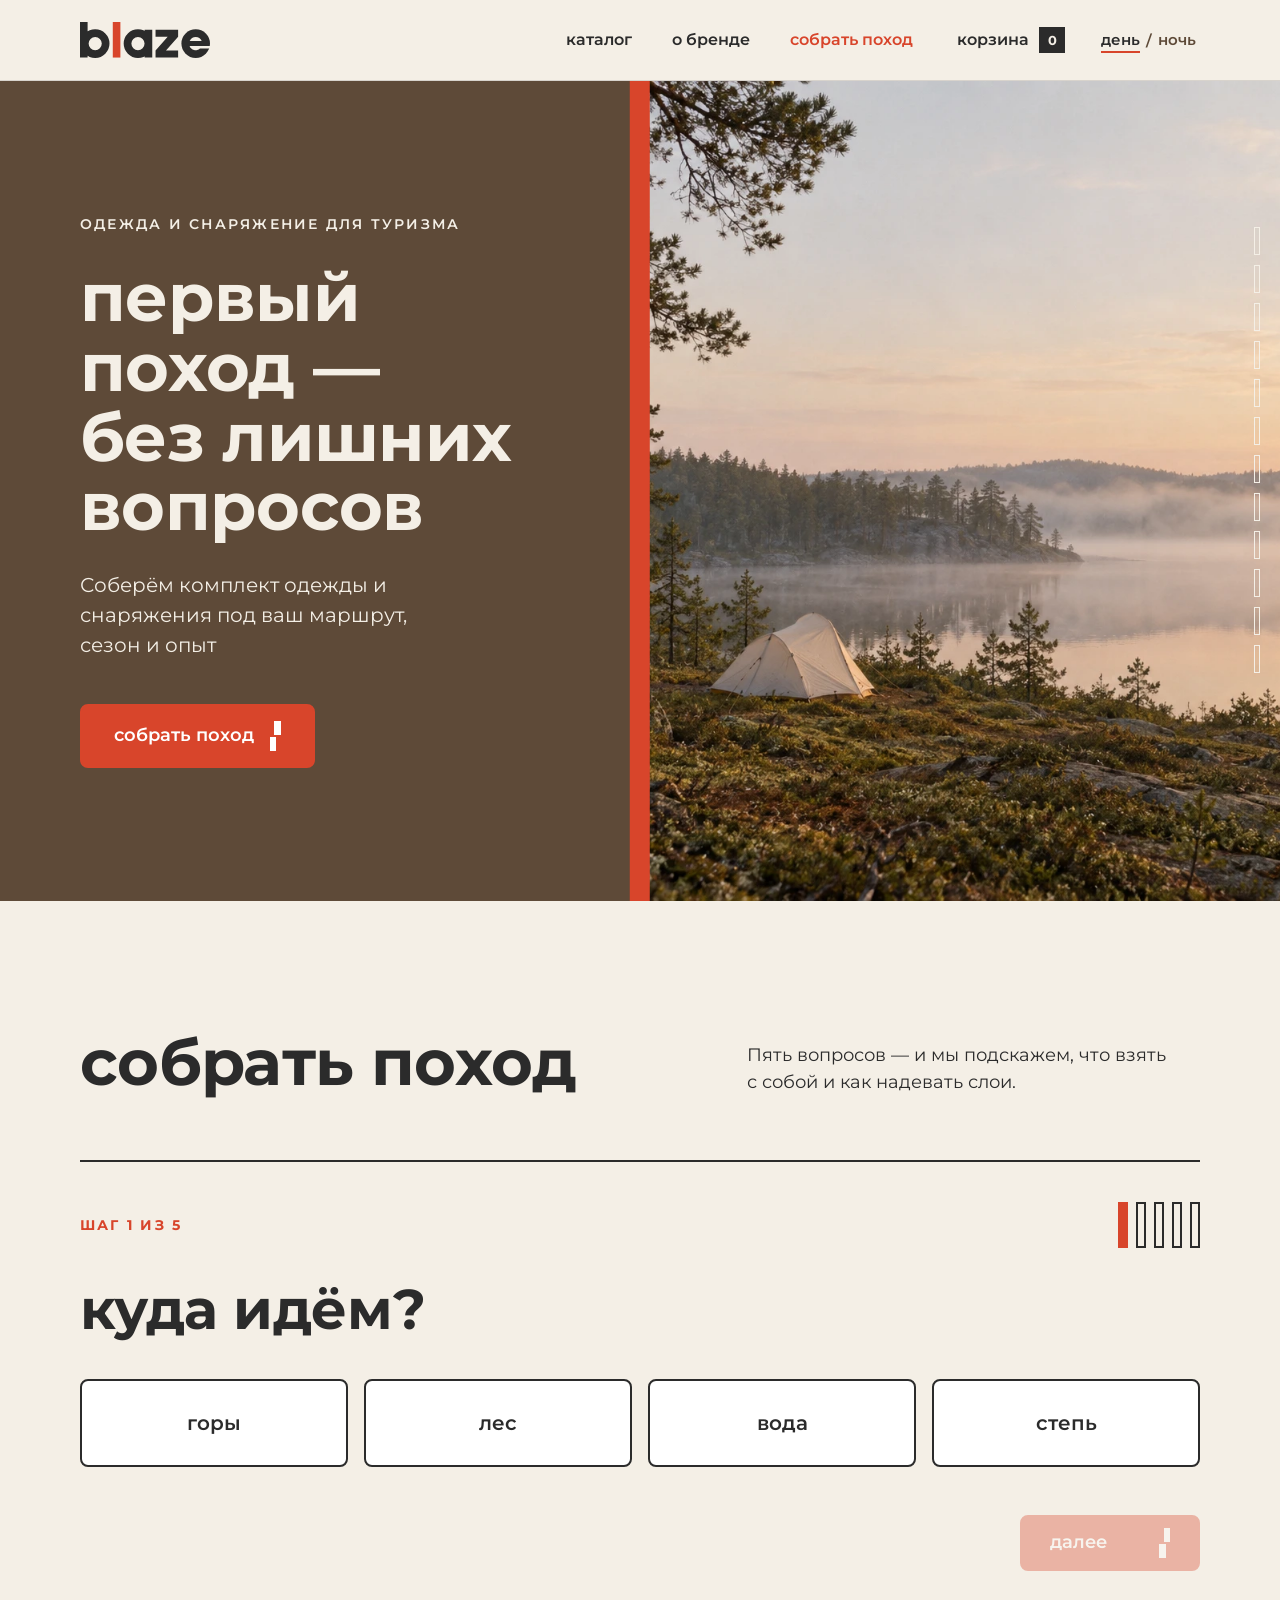
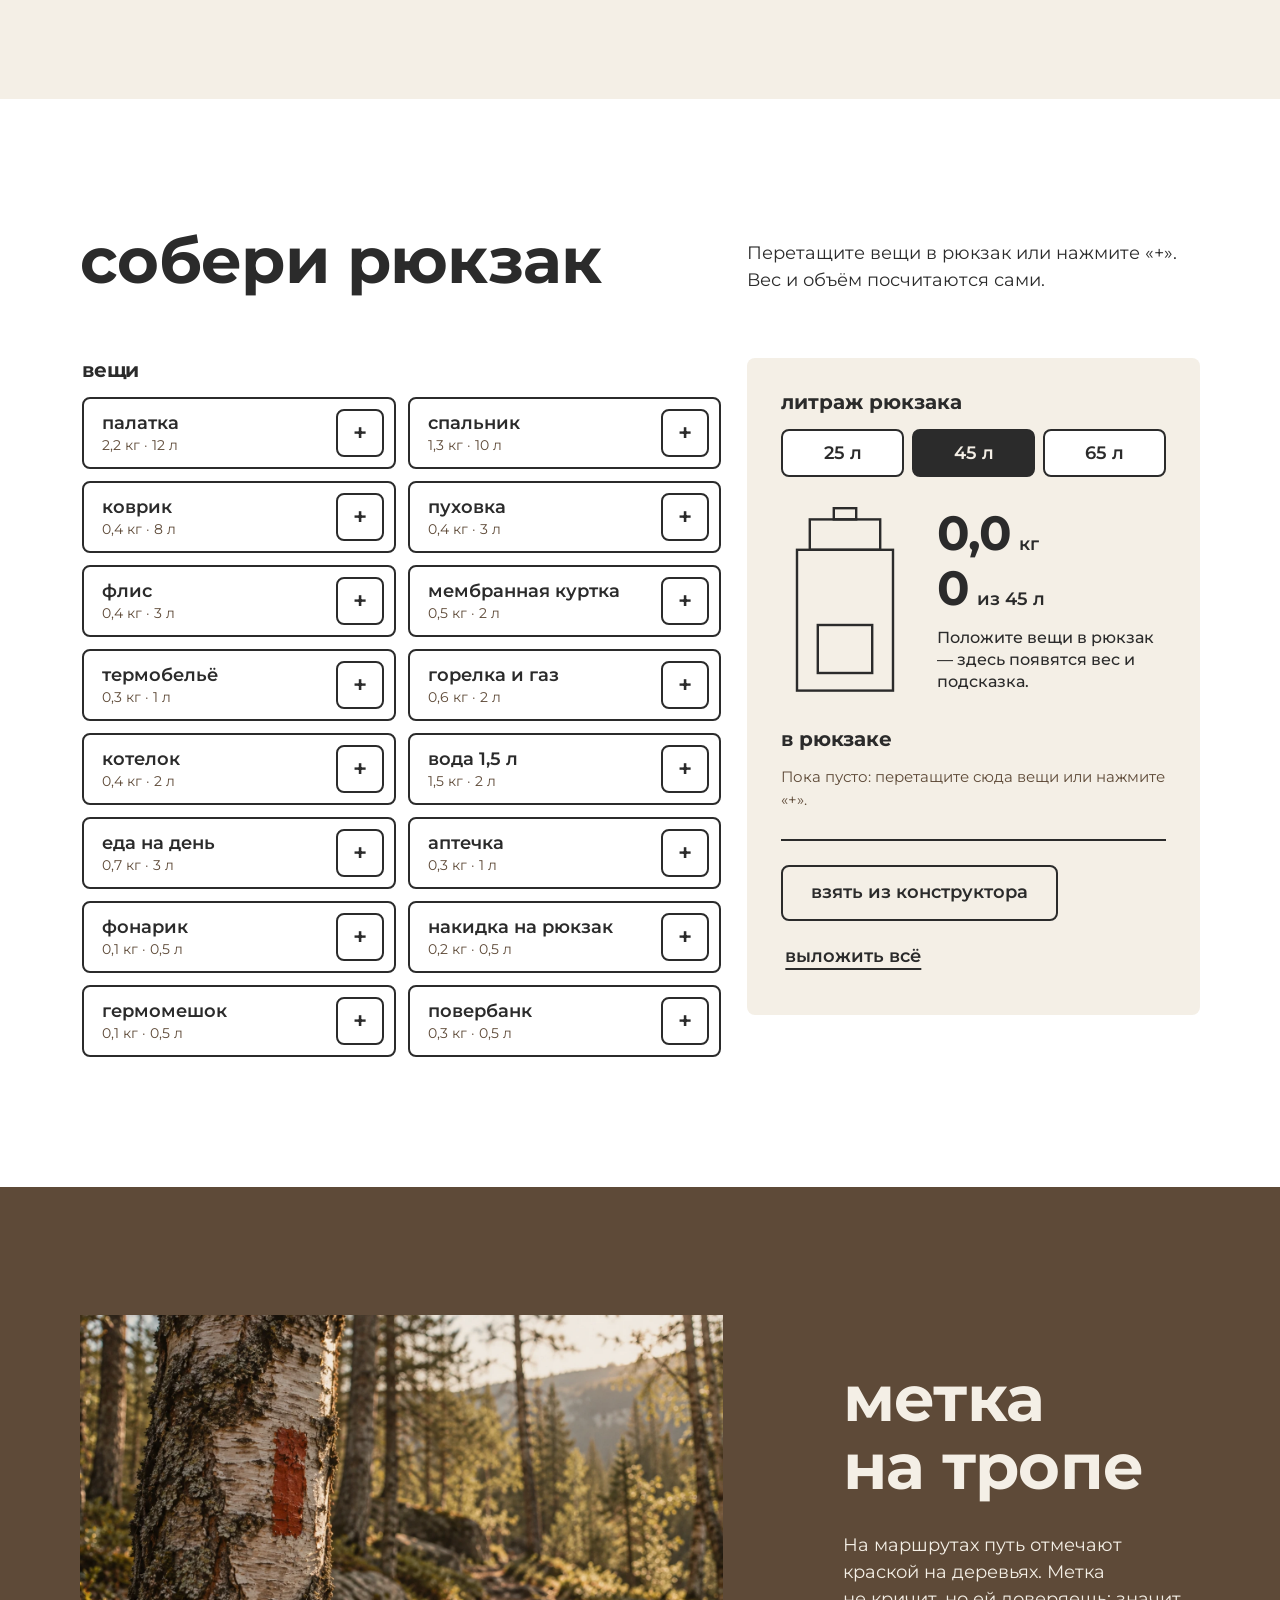
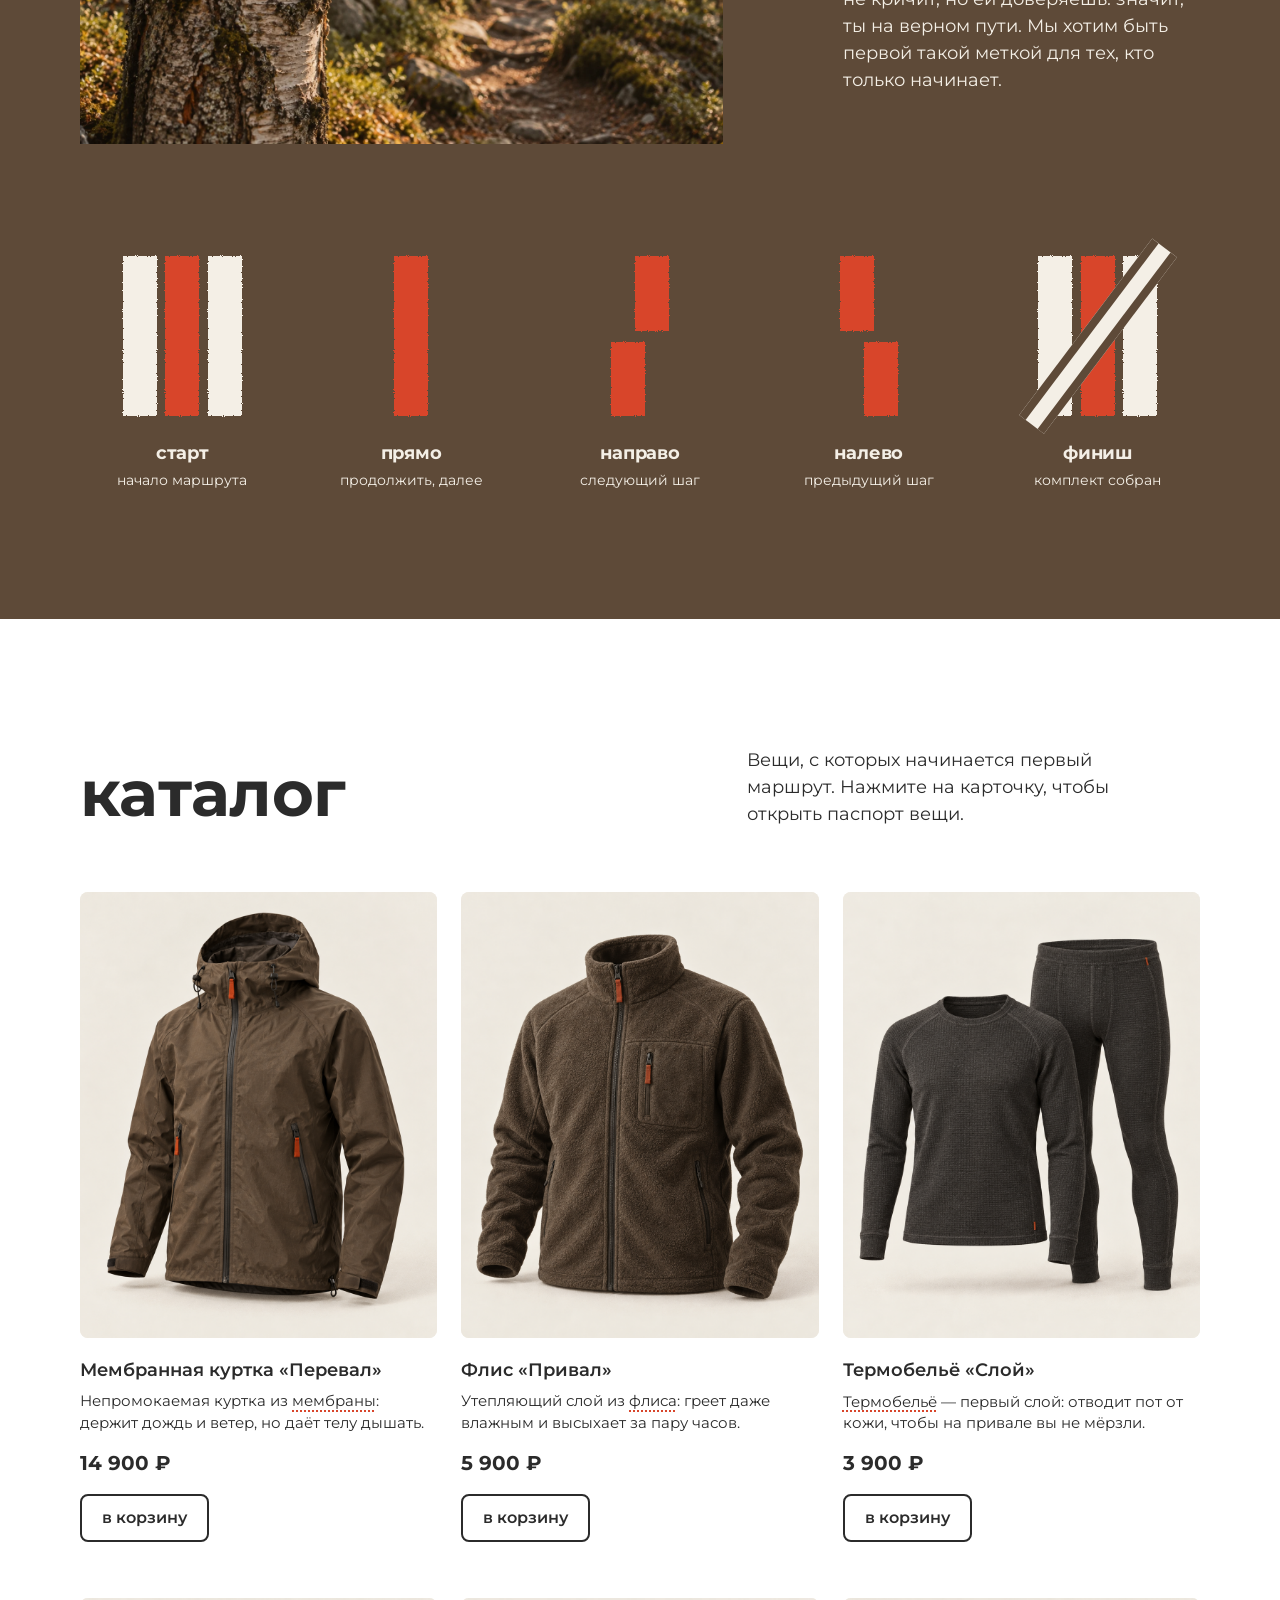
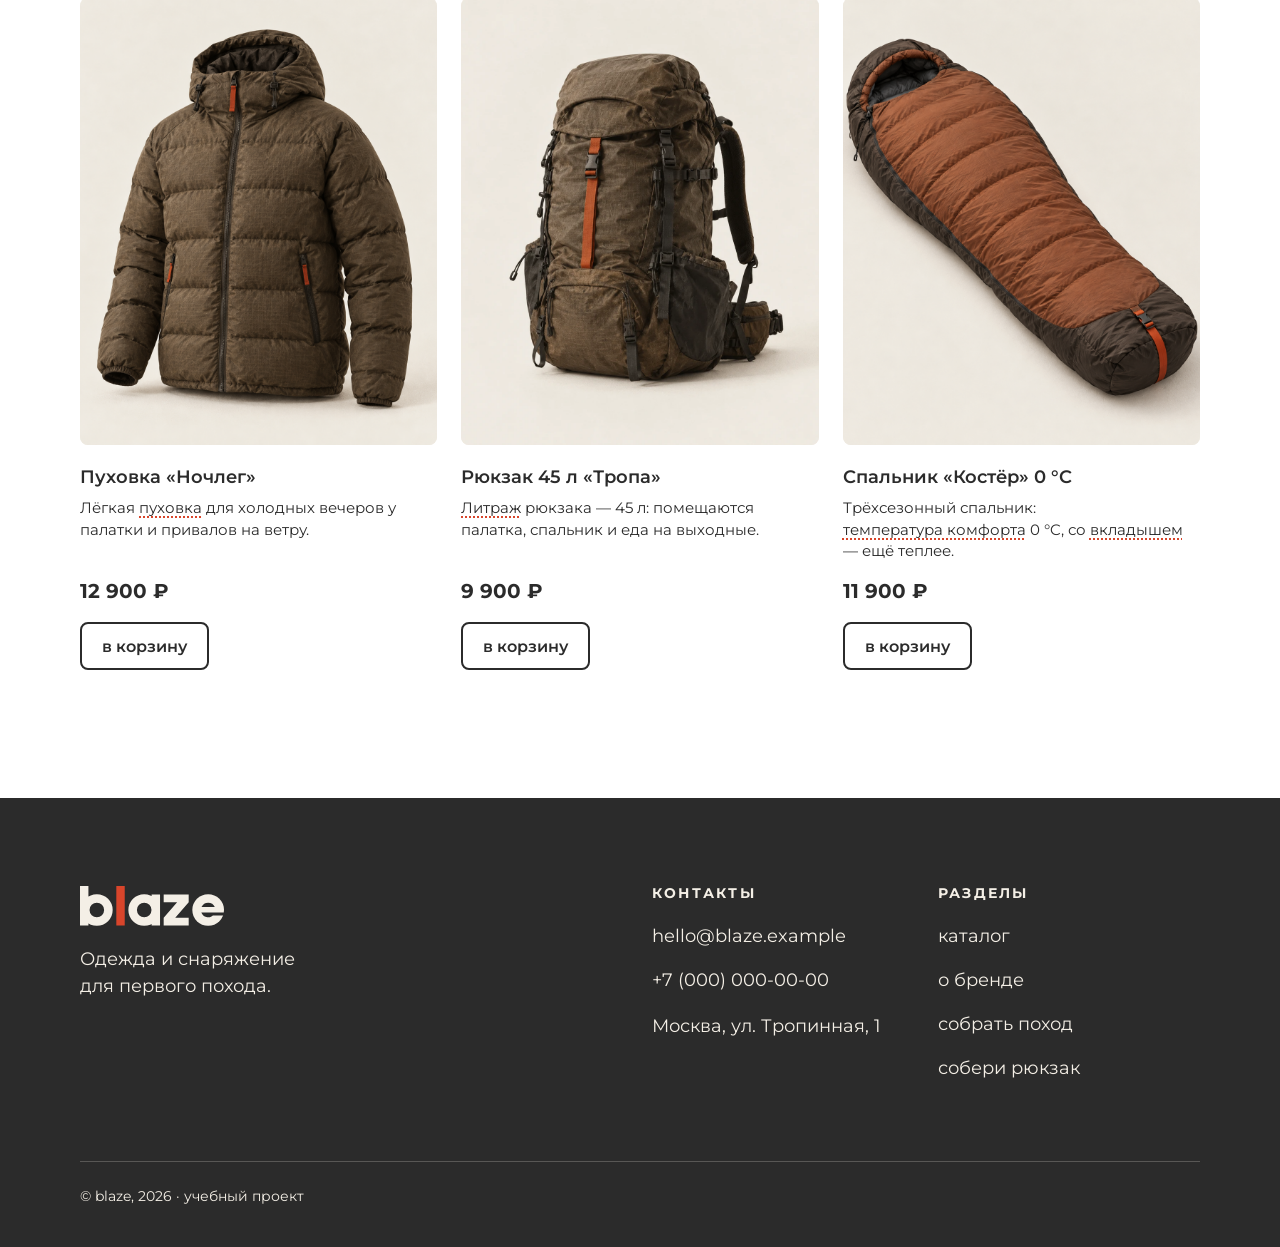
<file: Blaze site/index.html>
<!doctype html>
<html lang="ru">
<head>
  <meta charset="utf-8">
  <meta name="viewport" content="width=device-width, initial-scale=1">
  <title>blaze — одежда и снаряжение для первого похода</title>
  <meta name="description" content="blaze — бренд туристической одежды и снаряжения для тех, кто только начинает. Соберём комплект под ваш маршрут, сезон и опыт.">
  <link rel="icon" href="data:image/svg+xml,%3Csvg xmlns='http://www.w3.org/2000/svg' viewBox='0 0 32 32'%3E%3Crect width='32' height='32' fill='%235E4A38'/%3E%3Crect x='6' y='5' width='5' height='22' fill='%23F4EFE6'/%3E%3Crect x='13.5' y='5' width='5' height='22' fill='%23D8452B'/%3E%3Crect x='21' y='5' width='5' height='22' fill='%23F4EFE6'/%3E%3C/svg%3E">
  <script>
    /* режим «день / ночь» и анимация меток ставятся до отрисовки, чтобы ничего не мигало */
    (function () {
      var d = document.documentElement, m = null;
      try { m = localStorage.getItem('blaze-mode'); } catch (e) {}
      if (m !== 'night' && m !== 'day') { var h = new Date().getHours(); m = h >= 21 || h < 6 ? 'night' : 'day'; }
      d.setAttribute('data-mode', m);
      if ('IntersectionObserver' in window && !window.matchMedia('(prefers-reduced-motion: reduce)').matches) d.classList.add('paint-ready');
    })();
  </script>
  <link rel="preconnect" href="https://fonts.googleapis.com">
  <link rel="preconnect" href="https://fonts.gstatic.com" crossorigin>
  <link rel="stylesheet" href="https://fonts.googleapis.com/css2?family=Montserrat:wght@400;500;600;700&display=swap">
  <link rel="stylesheet" href="styles.css">
</head>
<body id="top" data-page="home">
  <a class="skip-link" href="#main">к содержимому</a>

  <!-- 1. Шапка -->
  <header class="header" data-theme="light">
    <div class="container header__inner">
      <a class="header__logo" href="#top">
        <img class="logo-day" src="assets/blaze_logo_dark.svg" alt="blaze — на главную" width="130" height="36">
        <img class="logo-night" src="assets/blaze_logo_light.svg" alt="blaze — на главную" width="130" height="36">
      </a>

      <nav class="nav" id="site-nav" aria-label="основное меню">
        <ul class="nav__list">
          <li><a class="nav__link" href="#catalog">каталог</a></li>
          <li><a class="nav__link" href="#about">о бренде</a></li>
          <li><a class="nav__link nav__link--accent" href="#builder">собрать поход</a></li>
        </ul>
      </nav>

      <button class="cart-btn" type="button" data-cart-open aria-controls="cart" aria-expanded="false">
        <span class="cart-btn__label">корзина</span>
        <span class="cart-btn__count" data-cart-count>0</span>
      </button>

      <button class="mode-btn" type="button" data-mode-toggle aria-pressed="false" aria-label="ночной режим">
        <span class="mode-btn__day">день</span><span class="mode-btn__sep" aria-hidden="true">/</span><span class="mode-btn__night">ночь</span>
      </button>

      <button class="burger" type="button" aria-expanded="false" aria-controls="site-nav" aria-label="открыть меню">
        <span class="burger__lines" aria-hidden="true"></span>
      </button>
    </div>
  </header>

  <main id="main">

    <!-- 2. Первый экран -->
    <section class="hero section--bark" data-theme="dark" aria-labelledby="hero-title">
      <div class="hero__text">
        <p class="hero__eyebrow">одежда и снаряжение для туризма</p>
        <h1 id="hero-title" class="hero__title">первый поход&nbsp;— без&nbsp;лишних вопросов</h1>
        <p class="hero__lead">Соберём комплект одежды и снаряжения под ваш маршрут, сезон и опыт</p>
        <a class="btn btn--primary btn--lg hero__cta" href="#builder">
          собрать поход
          <span class="mark mark-right" aria-hidden="true"></span>
        </a>
      </div>

      <figure class="hero__photo">
        <img src="assets/photos/hero.webp" width="1536" height="1024"
             alt="Одинокая палатка на поляне у озера в утреннем тумане, среди сосен">
        <span class="hero__seam" aria-hidden="true"></span>
      </figure>
    </section>

    <!-- 3. Конструктор похода -->
    <section id="builder" class="section section--birch" data-theme="light" aria-labelledby="builder-title">
      <div class="container">
        <div class="grid section-head">
          <h2 id="builder-title" class="section-title">собрать поход</h2>
          <p class="section-lead">Пять вопросов&nbsp;— и&nbsp;мы подскажем, что взять с&nbsp;собой и&nbsp;как надевать слои.</p>
        </div>

        <div class="builder">
          <div class="builder__meta">
            <p class="eyebrow" id="builder-step-label">шаг 1 из 5</p>
            <div class="progress" id="builder-progress" role="progressbar"
                 aria-label="прогресс конструктора" aria-valuemin="0" aria-valuemax="5" aria-valuenow="1"></div>
          </div>

          <div class="builder__stage" id="builder-stage">
            <noscript><p>Для конструктора похода нужен включённый JavaScript.</p></noscript>
          </div>
        </div>
      </div>
    </section>

    <!-- 4. Собери рюкзак -->
    <section id="pack" class="section section--white" data-theme="light" aria-labelledby="pack-title">
      <div class="container">
        <div class="grid section-head">
          <h2 id="pack-title" class="section-title">собери рюкзак</h2>
          <p class="section-lead">Перетащите вещи в&nbsp;рюкзак или нажмите «+». Вес и&nbsp;объём посчитаются сами.</p>
        </div>

        <div class="grid pack">
          <div class="pack__shelf" data-drop="shelf">
            <h3 class="pack__subtitle">вещи</h3>
            <ul class="pack__items" id="pack-available"></ul>
          </div>

          <div class="pack__panel" data-drop="pack">
            <fieldset class="pack__volume">
              <legend class="pack__subtitle">литраж рюкзака</legend>
              <div class="segmented">
                <label class="segmented__item"><input type="radio" name="pack-volume" value="25"><span>25 л</span></label>
                <label class="segmented__item"><input type="radio" name="pack-volume" value="45"><span>45 л</span></label>
                <label class="segmented__item"><input type="radio" name="pack-volume" value="65"><span>65 л</span></label>
              </div>
            </fieldset>

            <div class="pack__status">
              <svg class="pack__svg" viewBox="0 0 160 240" role="img" aria-labelledby="pack-svg-title">
                <title id="pack-svg-title">рюкзак пуст</title>
                <defs>
                  <clipPath id="pack-clip">
                    <rect x="36" y="18" width="88" height="38"/>
                    <rect x="20" y="56" width="120" height="176"/>
                  </clipPath>
                </defs>
                <g clip-path="url(#pack-clip)">
                  <rect class="pack__fill" x="0" y="18" width="160" height="214"/>
                </g>
                <rect class="pack__line" x="66" y="4" width="28" height="14"/>
                <rect class="pack__line" x="36" y="18" width="88" height="38"/>
                <rect class="pack__line" x="20" y="56" width="120" height="176"/>
                <rect class="pack__line" x="46" y="150" width="68" height="60"/>
              </svg>

              <div class="pack__readout">
                <div class="pack__stats">
                  <p class="pack__stat"><span class="pack__num" id="pack-weight">0,0</span> <span class="pack__unit">кг</span></p>
                  <p class="pack__stat"><span class="pack__num" id="pack-volume">0</span> <span class="pack__unit" id="pack-max">из 45 л</span></p>
                </div>
                <p class="pack__hint" id="pack-hint" aria-live="polite"></p>
              </div>
            </div>

            <h3 class="pack__subtitle" id="pack-packed-title" tabindex="-1">в рюкзаке</h3>
            <ul class="pack__items pack__items--packed" id="pack-packed"></ul>
            <p class="pack__empty" id="pack-empty">Пока пусто: перетащите сюда вещи или нажмите «+».</p>

            <div class="pack__actions">
              <button class="btn btn--outline" type="button" data-pack-kit>взять из конструктора</button>
              <button class="link-btn" type="button" data-pack-clear>выложить всё</button>
            </div>
          </div>
        </div>
      </div>
    </section>

    <!-- 5. О бренде -->
    <section id="about" class="section section--bark" data-theme="dark" aria-labelledby="about-title">
      <div class="container grid about">
        <figure class="about__photo">
          <img src="assets/photos/about.webp" width="1536" height="1024" loading="lazy"
               alt="Берёза у лесной тропы с вертикальной красной меткой краской на стволе">
        </figure>

        <div class="about__text">
          <h2 id="about-title" class="section-title">метка на&nbsp;тропе</h2>
          <p class="about__body">На маршрутах путь отмечают краской на&nbsp;деревьях. Метка не&nbsp;кричит, но&nbsp;ей доверяешь: значит, ты&nbsp;на&nbsp;верном пути. Мы&nbsp;хотим быть первой такой меткой для тех, кто только начинает.</p>
        </div>

        <ul class="trail" aria-label="система меток blaze">
          <li class="trail__item">
            <div class="trail__mark" aria-hidden="true"><div class="mark mark-start"></div></div>
            <h3 class="trail__title">старт</h3>
            <p class="trail__text">начало маршрута</p>
          </li>
          <li class="trail__item">
            <div class="trail__mark" aria-hidden="true"><div class="mark mark-straight"></div></div>
            <h3 class="trail__title">прямо</h3>
            <p class="trail__text">продолжить, далее</p>
          </li>
          <li class="trail__item">
            <div class="trail__mark" aria-hidden="true"><div class="mark mark-right"></div></div>
            <h3 class="trail__title">направо</h3>
            <p class="trail__text">следующий шаг</p>
          </li>
          <li class="trail__item">
            <div class="trail__mark" aria-hidden="true"><div class="mark mark-left"></div></div>
            <h3 class="trail__title">налево</h3>
            <p class="trail__text">предыдущий шаг</p>
          </li>
          <li class="trail__item">
            <div class="trail__mark" aria-hidden="true">
              <div class="mark mark-start mark-finish"><span class="mark__slash"></span></div>
            </div>
            <h3 class="trail__title">финиш</h3>
            <p class="trail__text">комплект собран</p>
          </li>
        </ul>
      </div>
    </section>

    <!-- 6. Каталог (карточки собираются из data.js) -->
    <section id="catalog" class="section section--white" data-theme="light" aria-labelledby="catalog-title">
      <div class="container">
        <div class="grid section-head">
          <h2 id="catalog-title" class="section-title">каталог</h2>
          <p class="section-lead">Вещи, с&nbsp;которых начинается первый маршрут. Нажмите на&nbsp;карточку, чтобы открыть паспорт вещи.</p>
        </div>

        <ul class="products" id="products">
          <noscript><li>Для каталога нужен включённый JavaScript.</li></noscript>
        </ul>
      </div>
    </section>
  </main>

  <!-- 7. Подвал -->
  <footer class="footer" data-theme="dark">
    <div class="container">
      <div class="grid footer__top">
        <div class="footer__brand">
          <img src="assets/blaze_logo_light.svg" alt="blaze" width="144" height="40">
          <p>Одежда и снаряжение для&nbsp;первого похода.</p>
        </div>

        <div class="footer__col">
          <h2 class="footer__title">контакты</h2>
          <address class="footer__list">
            <a href="mailto:hello@blaze.example">hello@blaze.example</a>
            <a href="tel:+70000000000">+7 (000) 000-00-00</a>
            <span>Москва, ул. Тропинная, 1</span>
          </address>
        </div>

        <nav class="footer__col" aria-label="разделы сайта">
          <h2 class="footer__title">разделы</h2>
          <ul class="footer__list">
            <li><a href="#catalog">каталог</a></li>
            <li><a href="#about">о бренде</a></li>
            <li><a href="#builder">собрать поход</a></li>
            <li><a href="#pack">собери рюкзак</a></li>
          </ul>
        </nav>
      </div>

      <p class="footer__copy">© blaze, 2026 · учебный проект</p>
    </div>
  </footer>

  <!-- Корзина -->
  <div class="cart-overlay" data-cart-close hidden></div>
  <aside class="cart" id="cart" role="dialog" aria-modal="true" aria-labelledby="cart-title" hidden>
    <div class="cart__head">
      <h2 class="cart__title" id="cart-title" tabindex="-1">корзина</h2>
      <button class="cart__close" type="button" data-cart-close aria-label="закрыть корзину">
        <span aria-hidden="true"></span>
      </button>
    </div>
    <div class="cart__body" id="cart-body"></div>
    <div class="cart__foot" id="cart-foot"></div>
  </aside>

  <!-- Тост -->
  <div class="toast" id="toast" role="status" aria-live="polite">
    <span class="mark mark-straight" aria-hidden="true"></span>
    <span class="toast__text"></span>
  </div>

  <!-- Лист для печати чек-листа (виден только при печати) -->
  <div class="print-sheet" aria-hidden="true">
    <img class="print-sheet__logo" src="assets/blaze_logo_dark.svg" alt="blaze" width="160" height="44">
    <div id="print-sheet-body"></div>
  </div>

  <script src="data.js"></script>
  <script src="script.js"></script>
</body>
</html>
</file>
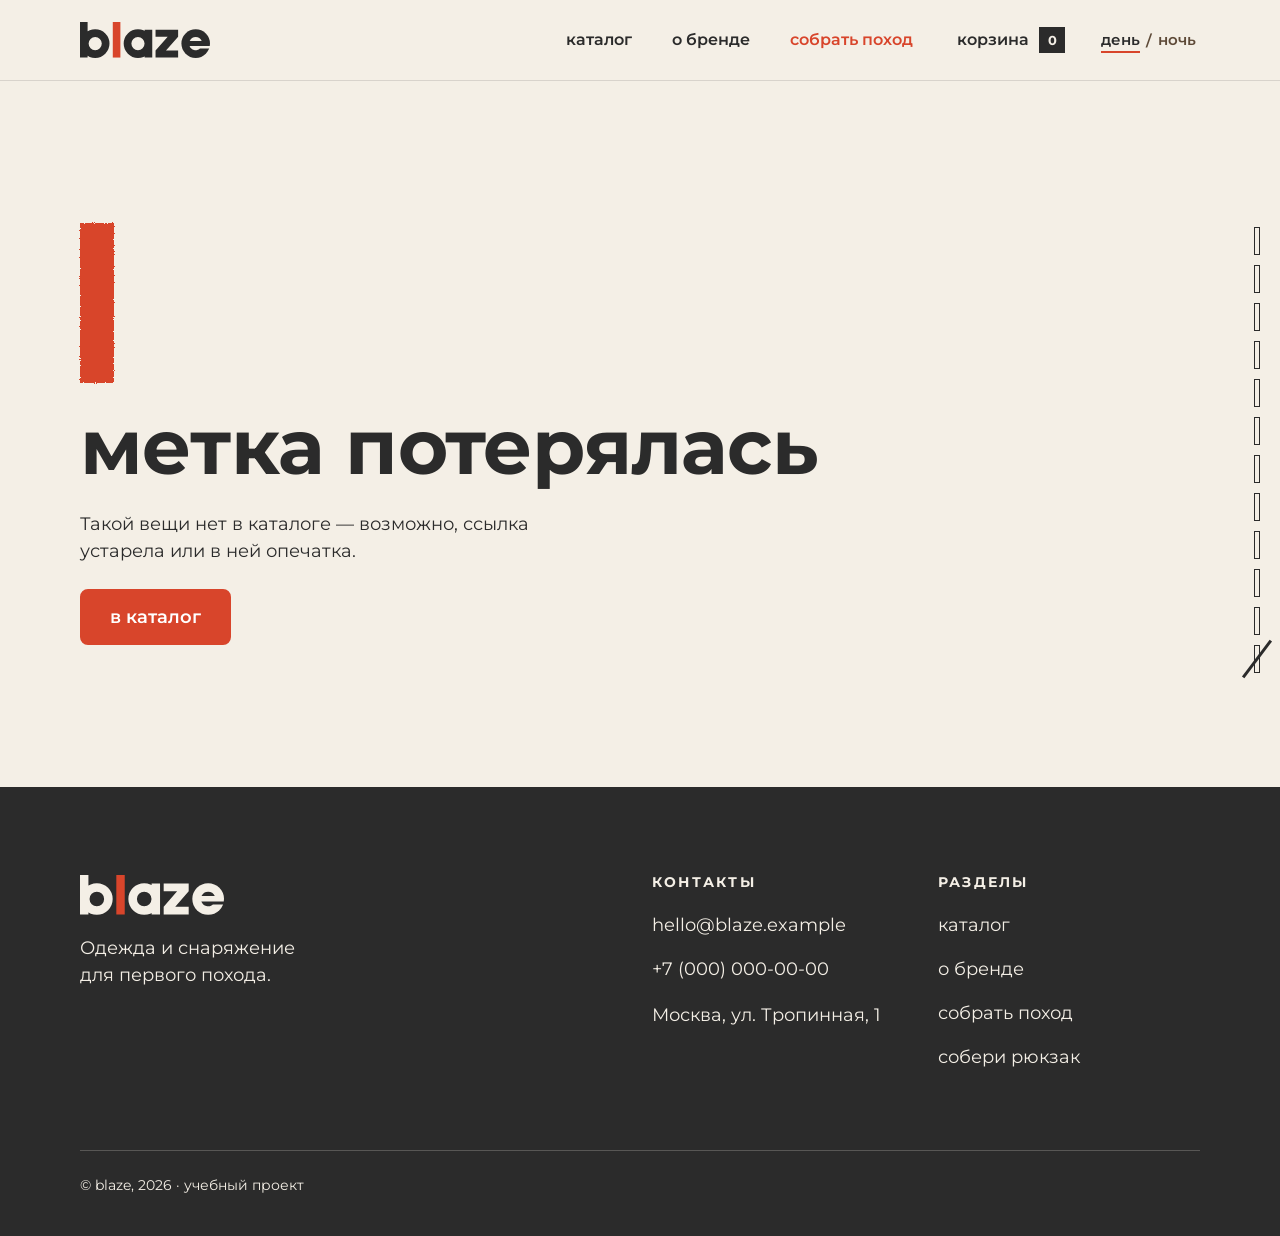
<file: Blaze site/item.html>
<!doctype html>
<html lang="ru">
<head>
  <meta charset="utf-8">
  <meta name="viewport" content="width=device-width, initial-scale=1">
  <title>паспорт вещи · blaze</title>
  <meta name="description" content="Паспорт вещи blaze: из чего сделана, как ухаживать и куда с ней идти.">
  <link rel="icon" href="data:image/svg+xml,%3Csvg xmlns='http://www.w3.org/2000/svg' viewBox='0 0 32 32'%3E%3Crect width='32' height='32' fill='%235E4A38'/%3E%3Crect x='6' y='5' width='5' height='22' fill='%23F4EFE6'/%3E%3Crect x='13.5' y='5' width='5' height='22' fill='%23D8452B'/%3E%3Crect x='21' y='5' width='5' height='22' fill='%23F4EFE6'/%3E%3C/svg%3E">
  <script>
    /* режим «день / ночь» и анимация меток ставятся до отрисовки, чтобы ничего не мигало */
    (function () {
      var d = document.documentElement, m = null;
      try { m = localStorage.getItem('blaze-mode'); } catch (e) {}
      if (m !== 'night' && m !== 'day') { var h = new Date().getHours(); m = h >= 21 || h < 6 ? 'night' : 'day'; }
      d.setAttribute('data-mode', m);
      if ('IntersectionObserver' in window && !window.matchMedia('(prefers-reduced-motion: reduce)').matches) d.classList.add('paint-ready');
    })();
  </script>
  <link rel="preconnect" href="https://fonts.googleapis.com">
  <link rel="preconnect" href="https://fonts.gstatic.com" crossorigin>
  <link rel="stylesheet" href="https://fonts.googleapis.com/css2?family=Montserrat:wght@400;500;600;700&display=swap">
  <link rel="stylesheet" href="styles.css">
</head>
<body id="top" data-page="item">
  <a class="skip-link" href="#main">к содержимому</a>

  <header class="header" data-theme="light">
    <div class="container header__inner">
      <a class="header__logo" href="index.html">
        <img class="logo-day" src="assets/blaze_logo_dark.svg" alt="blaze — на главную" width="130" height="36">
        <img class="logo-night" src="assets/blaze_logo_light.svg" alt="blaze — на главную" width="130" height="36">
      </a>

      <nav class="nav" id="site-nav" aria-label="основное меню">
        <ul class="nav__list">
          <li><a class="nav__link" href="index.html#catalog">каталог</a></li>
          <li><a class="nav__link" href="index.html#about">о бренде</a></li>
          <li><a class="nav__link nav__link--accent" href="index.html#builder">собрать поход</a></li>
        </ul>
      </nav>

      <button class="cart-btn" type="button" data-cart-open aria-controls="cart" aria-expanded="false">
        <span class="cart-btn__label">корзина</span>
        <span class="cart-btn__count" data-cart-count>0</span>
      </button>

      <button class="mode-btn" type="button" data-mode-toggle aria-pressed="false" aria-label="ночной режим">
        <span class="mode-btn__day">день</span><span class="mode-btn__sep" aria-hidden="true">/</span><span class="mode-btn__night">ночь</span>
      </button>

      <button class="burger" type="button" aria-expanded="false" aria-controls="site-nav" aria-label="открыть меню">
        <span class="burger__lines" aria-hidden="true"></span>
      </button>
    </div>
  </header>

  <!-- Содержимое собирается из data.js по параметру ?id= -->
  <main id="main">
    <div id="item">
      <noscript>
        <section class="section section--birch"><div class="container"><p>Для паспорта вещи нужен включённый JavaScript.</p></div></section>
      </noscript>
    </div>
  </main>

  <footer class="footer" data-theme="dark">
    <div class="container">
      <div class="grid footer__top">
        <div class="footer__brand">
          <img src="assets/blaze_logo_light.svg" alt="blaze" width="144" height="40">
          <p>Одежда и снаряжение для&nbsp;первого похода.</p>
        </div>

        <div class="footer__col">
          <h2 class="footer__title">контакты</h2>
          <address class="footer__list">
            <a href="mailto:hello@blaze.example">hello@blaze.example</a>
            <a href="tel:+70000000000">+7 (000) 000-00-00</a>
            <span>Москва, ул. Тропинная, 1</span>
          </address>
        </div>

        <nav class="footer__col" aria-label="разделы сайта">
          <h2 class="footer__title">разделы</h2>
          <ul class="footer__list">
            <li><a href="index.html#catalog">каталог</a></li>
            <li><a href="index.html#about">о бренде</a></li>
            <li><a href="index.html#builder">собрать поход</a></li>
            <li><a href="index.html#pack">собери рюкзак</a></li>
          </ul>
        </nav>
      </div>

      <p class="footer__copy">© blaze, 2026 · учебный проект</p>
    </div>
  </footer>

  <div class="cart-overlay" data-cart-close hidden></div>
  <aside class="cart" id="cart" role="dialog" aria-modal="true" aria-labelledby="cart-title" hidden>
    <div class="cart__head">
      <h2 class="cart__title" id="cart-title" tabindex="-1">корзина</h2>
      <button class="cart__close" type="button" data-cart-close aria-label="закрыть корзину">
        <span aria-hidden="true"></span>
      </button>
    </div>
    <div class="cart__body" id="cart-body"></div>
    <div class="cart__foot" id="cart-foot"></div>
  </aside>

  <div class="toast" id="toast" role="status" aria-live="polite">
    <span class="mark mark-straight" aria-hidden="true"></span>
    <span class="toast__text"></span>
  </div>

  <script src="data.js"></script>
  <script src="script.js"></script>
</body>
</html>
</file>
<file: Blaze site/styles.css>
/* =========================================================
   blaze — дизайн-система
   ========================================================= */

:root {
  /* Цвета бренда */
  --bark: #5E4A38;   /* кора — основной тёмный фон */
  --mark: #D8452B;   /* метка — только акцент */
  --birch: #F4EFE6;  /* берёста — светлый фон */
  --coal: #2B2B2B;   /* уголь — текст */
  --white: #FFFFFF;  /* карточки на светлом фоне */

  /* Роли, которые не меняются ночью */
  --paper: #F4EFE6;     /* светлый текст на тёмном фоне */
  --on-mark: #FFFFFF;   /* текст на красной кнопке */
  --coal-bg: #2B2B2B;   /* тёмные плашки: подвал, тост, подсказки */
  --label: var(--bark); /* мелкие подписи на светлом фоне */
  --pack-fill: var(--bark);

  --mark-hover: #BC3920;
  --placeholder: #9C9892;
  --line-dark: rgba(43, 43, 43, 0.14);
  --line-light: rgba(244, 239, 230, 0.22);

  --font: "Montserrat", system-ui, -apple-system, "Segoe UI", Arial, sans-serif;

  /* Сетка */
  --container: 1280px;
  --gutter: 80px;
  --col-gap: 24px;

  --radius: 8px;
  --header-h: 80px;
  --section-pad: 128px;
  --dur: 250ms;
}

/* Ночной режим «у костра» */
:root[data-mode="night"] {
  --birch: #1E1A17;
  --white: #1E1A17;
  --bark: #14110F;
  --coal: #F4EFE6;      /* основной текст */
  --mark: #E8663A;
  --mark-hover: #F07A50;
  --coal-bg: #14110F;
  --label: #C4B39E;
  --pack-fill: #8A7258;
  --placeholder: #3A332D;
  --line-dark: rgba(244, 239, 230, 0.16);
  color-scheme: dark;
}

/* плавная смена цветов только в момент переключения */
.mode-anim,
.mode-anim *,
.mode-anim *::before,
.mode-anim *::after {
  transition: background-color 400ms ease, color 400ms ease, border-color 400ms ease,
    fill 400ms ease, stroke 400ms ease, opacity 400ms ease !important;
}

@media (max-width: 1024px) {
  :root { --gutter: 40px; --section-pad: 96px; }
}

@media (max-width: 640px) {
  :root { --gutter: 20px; --col-gap: 16px; --section-pad: 72px; --header-h: 64px; }
}

/* =========================================================
   База
   ========================================================= */

*, *::before, *::after { box-sizing: border-box; }

html {
  scroll-behavior: smooth;
  scroll-padding-top: var(--header-h);
  -webkit-text-size-adjust: 100%;
}

body {
  margin: 0;
  font-family: var(--font);
  font-size: 18px;
  font-weight: 400;
  line-height: 1.5;
  color: var(--coal);
  background: var(--birch);
  -webkit-font-smoothing: antialiased;
}

h1, h2, h3, h4, h5 {
  margin: 0;
  font-weight: 700;
  line-height: 1.05;
  letter-spacing: -0.01em;
  text-transform: lowercase;
}

p, ul, ol, figure, address { margin: 0; }
address { font-style: normal; }
img { display: block; max-width: 100%; height: auto; }
a { color: inherit; }
[hidden] { display: none !important; }

:focus-visible {
  outline: 3px solid var(--mark);
  outline-offset: 3px;
}

.visually-hidden {
  position: absolute !important;
  width: 1px; height: 1px;
  margin: -1px; padding: 0;
  overflow: hidden;
  clip: rect(0 0 0 0);
  white-space: nowrap;
  border: 0;
}

.skip-link {
  position: absolute;
  left: 16px;
  top: -100px;
  z-index: 200;
  padding: 12px 16px;
  border-radius: var(--radius);
  background: var(--coal-bg);
  color: var(--paper);
  font-weight: 600;
  text-decoration: none;
}
.skip-link:focus { top: 16px; }

@media (prefers-reduced-motion: reduce) {
  html { scroll-behavior: auto; }
  *, *::before, *::after {
    transition-duration: 1ms !important;
    animation-duration: 1ms !important;
  }
}

/* =========================================================
   Сетка и секции
   ========================================================= */

.container {
  width: 100%;
  max-width: var(--container);
  margin-inline: auto;
  padding-inline: var(--gutter);
}

.grid {
  display: grid;
  grid-template-columns: repeat(12, minmax(0, 1fr));
  column-gap: var(--col-gap);
}

.section { padding-block: var(--section-pad); }

.section--bark {
  background: var(--bark);
  color: var(--paper);
  --mark-side: var(--paper);
  --mark-cut: var(--bark);
}

.section--birch {
  background: var(--birch);
  color: var(--coal);
  --mark-side: var(--coal);
  --mark-cut: var(--birch);
}

.section--white {
  background: var(--white);
  color: var(--coal);
  --mark-side: var(--coal);
  --mark-cut: var(--white);
}

.section-head {
  align-items: end;
  row-gap: 20px;
  margin-bottom: 64px;
}
.section-title {
  grid-column: 1 / span 7;
  font-size: clamp(36px, 5vw, 64px);
}
.section-lead {
  grid-column: 8 / -1;
  max-width: 36ch;
}

.eyebrow {
  color: var(--mark);
  font-size: 14px;
  font-weight: 700;
  line-height: 1.2;
  letter-spacing: 0.16em;
  text-transform: uppercase;
}

@media (max-width: 900px) {
  .section-title, .section-lead { grid-column: 1 / -1; }
  .section-head { margin-bottom: 48px; }
}

/* =========================================================
   Кнопки
   ========================================================= */

.btn {
  display: inline-flex;
  align-items: center;
  justify-content: center;
  gap: 16px;
  min-height: 56px;
  padding: 0 28px;
  border: 2px solid transparent;
  border-radius: var(--radius);
  background: transparent;
  color: inherit;
  font: 600 18px/1.2 var(--font);
  text-decoration: none;
  cursor: pointer;
  transition: background-color var(--dur), color var(--dur), border-color var(--dur), opacity var(--dur);
}

.btn--lg { min-height: 64px; padding-inline: 32px; }

.btn--primary {
  background: var(--mark);
  border-color: var(--mark);
  color: var(--on-mark);
  --mark-color: var(--on-mark);
}
.btn--primary:hover { background: var(--mark-hover); border-color: var(--mark-hover); }

.btn--outline {
  border-color: currentColor;
}
.btn--outline:hover {
  background: var(--coal);
  border-color: var(--coal);
  color: var(--birch);
}

.btn--ghost {
  padding-inline: 12px;
  margin-left: -12px;
  --mark-color: var(--coal);
}
.btn--ghost:hover { text-decoration: underline; text-underline-offset: 6px; text-decoration-thickness: 2px; }

.btn:disabled {
  opacity: 0.35;
  cursor: not-allowed;
}

.btn .mark { --mark-h: 30px; }

.link-btn {
  display: inline-flex;
  align-items: center;
  min-height: 48px;
  padding: 0 4px;
  border: 0;
  background: none;
  color: inherit;
  font: 600 18px/1.2 var(--font);
  text-decoration: underline;
  text-decoration-thickness: 2px;
  text-underline-offset: 6px;
  cursor: pointer;
}
.link-btn:hover { color: var(--mark); }

/* =========================================================
   Метки — фирменный модуль (64 × 300, как буква l)
   Размер задаётся через --mark-h, цвета через --mark-color / --mark-side / --mark-cut
   ========================================================= */

.mark {
  --h: var(--mark-h, 300px);
  --w: calc(var(--h) * 64 / 300);
  --gap: calc(var(--w) / 4);
  --color: var(--mark-color, var(--mark));
  --side: var(--mark-side, var(--paper));
  --cut: var(--mark-cut, var(--bark));
  position: relative;
  display: inline-block;
  flex: none;
  height: var(--h);
  vertical-align: middle;
}

/* прямо — одна красная полоса */
.mark-straight {
  width: var(--w);
  background: var(--color);
}

/* старт — светлая / красная / светлая (на светлом фоне — уголь / красная / уголь) */
.mark-start {
  width: calc(var(--w) * 3 + var(--gap) * 2);
  padding-inline: calc(var(--w) + var(--gap));
  background: var(--color);
  background-clip: content-box;
}
.mark-start::before,
.mark-start::after {
  content: "";
  position: absolute;
  top: 0;
  bottom: 0;
  width: var(--w);
  background: var(--side);
}
.mark-start::before { left: 0; }
.mark-start::after { right: 0; }

/* направо / налево — две короткие полосы, верхняя смещена */
.mark-right,
.mark-left {
  width: calc(var(--w) * 1.7);
}
.mark-right::before, .mark-right::after,
.mark-left::before, .mark-left::after {
  content: "";
  position: absolute;
  width: var(--w);
  height: calc(50% - var(--h) * 0.034);
  background: var(--color);
}
.mark-right::before { top: 0; right: 0; }
.mark-right::after { bottom: 0; left: 0; }
.mark-left::before { top: 0; left: 0; }
.mark-left::after { bottom: 0; right: 0; }

/* финиш — метка «старт», перечёркнутая диагональю */
.mark__slash {
  position: absolute;
  z-index: 1;
  left: 50%;
  top: 50%;
  width: calc(var(--w) * 0.9);
  height: calc(var(--h) * 1.38);
  background: var(--side);
  border-inline: calc(var(--w) * 0.26) solid var(--cut);
  transform: translate(-50%, -50%) rotate(37deg);
}

/* Полосы отдельными элементами — их добавляет script.js,
   чтобы каждая полоса «рисовалась» краской по очереди */
.mark.is-hydrated { background: none; }
.mark.is-hydrated::before,
.mark.is-hydrated::after { content: none; }

.mark__bar {
  position: absolute;
  width: var(--w);
  background: var(--color);
  filter: url(#paint); /* неровный край «краски по коре» */
}
.mark-start .mark__bar,
.mark-straight .mark__bar { top: 0; bottom: 0; }
.mark__bar--s1 { left: 0; background: var(--side); }
.mark__bar--s2 { right: 0; background: var(--side); }
.mark-start .mark__bar--m { left: calc(var(--w) + var(--gap)); }
.mark-straight .mark__bar--m { left: 0; }
.mark-right .mark__bar,
.mark-left .mark__bar { height: calc(50% - var(--h) * 0.034); }
.mark-right .mark__bar--t { top: 0; right: 0; }
.mark-right .mark__bar--b { bottom: 0; left: 0; }
.mark-left .mark__bar--t { top: 0; left: 0; }
.mark-left .mark__bar--b { bottom: 0; right: 0; }

/* в маленьких метках-иконках неровный край заметен — без фильтра */
.btn .mark__bar,
.toast .mark__bar { filter: none; }

.paint-filter { position: absolute; width: 0; height: 0; }

/* Проявление снизу вверх, как мазок кисти */
.paint-ready .mark:not(.is-hydrated) { visibility: hidden; }
.paint-ready .mark__bar,
.paint-ready .mark__slash {
  clip-path: inset(calc(100% + 4px) -4px -4px -4px);
  transition: clip-path 600ms cubic-bezier(0.6, 0, 0.2, 1);
  transition-delay: calc(var(--i, 0) * 80ms);
}
.paint-ready .mark.is-painted .mark__bar,
.paint-ready .mark.is-painted .mark__slash { clip-path: inset(-4px); }

/* =========================================================
   Шапка
   ========================================================= */

.header {
  position: sticky;
  top: 0;
  z-index: 50;
  background: var(--birch);
  border-bottom: 1px solid var(--line-dark);
}

.header__inner {
  display: flex;
  align-items: center;
  justify-content: space-between;
  height: var(--header-h);
}

.header__logo {
  display: inline-flex;
  padding-block: 6px;
}
.header__logo img { width: auto; height: 36px; }

.nav { margin-left: auto; }

.nav__list {
  display: flex;
  gap: 40px;
  padding: 0;
  list-style: none;
}

.nav__link {
  display: inline-flex;
  align-items: center;
  min-height: 48px;
  font-size: 16px;
  font-weight: 600;
  text-decoration: none;
  text-decoration-thickness: 2px;
  text-underline-offset: 6px;
}
.nav__link:hover { text-decoration-line: underline; }
.nav__link--accent { color: var(--mark); }

.cart-btn {
  display: inline-flex;
  align-items: center;
  gap: 10px;
  min-height: 48px;
  margin-left: 40px;
  padding: 0 4px;
  border: 0;
  background: none;
  color: inherit;
  font: 600 16px/1 var(--font);
  cursor: pointer;
}
.cart-btn:hover .cart-btn__label {
  text-decoration: underline;
  text-decoration-thickness: 2px;
  text-underline-offset: 6px;
}
.cart-btn__count {
  display: inline-flex;
  align-items: center;
  justify-content: center;
  min-width: 26px;
  height: 26px;
  padding: 0 6px;
  background: var(--coal);
  color: var(--birch);
  font-size: 13px;
  font-weight: 700;
  transition: background-color var(--dur);
}
.cart-btn__count.has-items { background: var(--mark); color: var(--on-mark); }

/* логотип: днём тёмные буквы, ночью светлые */
.logo-night { display: none; }
:root[data-mode="night"] .logo-day { display: none; }
:root[data-mode="night"] .logo-night { display: block; }

/* переключатель «день / ночь» */
.mode-btn {
  display: inline-flex;
  align-items: center;
  gap: 6px;
  min-height: 48px;
  margin-left: 28px;
  padding: 0 4px;
  border: 0;
  background: none;
  color: inherit;
  font: 600 15px/1 var(--font);
  cursor: pointer;
}
.mode-btn__day,
.mode-btn__night {
  padding-block: 4px;
  border-bottom: 2px solid transparent;
  color: var(--label);
}
.mode-btn__sep { color: var(--label); }
.mode-btn[aria-pressed="false"] .mode-btn__day,
.mode-btn[aria-pressed="true"] .mode-btn__night {
  color: var(--coal);
  border-bottom-color: var(--mark);
}

.burger {
  display: none;
  align-items: center;
  justify-content: center;
  width: 48px;
  height: 48px;
  margin-right: -12px;
  padding: 0;
  border: 0;
  background: transparent;
  color: var(--coal);
  cursor: pointer;
}
.burger__lines,
.burger__lines::before,
.burger__lines::after {
  display: block;
  width: 24px;
  height: 2px;
  background: currentColor;
  transition: transform var(--dur), background-color var(--dur);
}
.burger__lines { position: relative; }
.burger__lines::before,
.burger__lines::after {
  content: "";
  position: absolute;
  left: 0;
}
.burger__lines::before { top: -8px; }
.burger__lines::after { top: 8px; }
.burger[aria-expanded="true"] .burger__lines { background: transparent; }
.burger[aria-expanded="true"] .burger__lines::before { transform: translateY(8px) rotate(45deg); }
.burger[aria-expanded="true"] .burger__lines::after { transform: translateY(-8px) rotate(-45deg); }

@media (max-width: 768px) {
  .header__logo img { height: 30px; }
  .burger { display: inline-flex; }
  .cart-btn { margin-left: auto; }
  .mode-btn { margin-left: 12px; margin-right: 4px; font-size: 14px; }

  .nav {
    display: none;
    position: absolute;
    top: 100%;
    left: 0;
    right: 0;
    padding: 8px var(--gutter) 24px;
    background: var(--birch);
    border-bottom: 1px solid var(--line-dark);
  }
  .menu-open .nav { display: block; }

  .nav__list { flex-direction: column; gap: 0; }
  .nav__link { width: 100%; min-height: 56px; font-size: 22px; }
}

/* на узком телефоне у корзины остаётся только счётчик (подпись — для скринридера) */
@media (max-width: 420px) {
  .cart-btn__label {
    position: absolute;
    width: 1px;
    height: 1px;
    overflow: hidden;
    clip: rect(0 0 0 0);
  }
  .mode-btn { margin-left: 8px; gap: 4px; }
}

/* =========================================================
   Первый экран
   ========================================================= */

/* Экран пополам: слева текст на коре, справа фото до края окна.
   Шов между ними закрывает красная метка. */
.hero {
  display: grid;
  grid-template-columns: minmax(0, 1fr) minmax(0, 1fr);
  min-height: clamp(560px, calc(100vh - var(--header-h)), 880px);
  min-height: clamp(560px, calc(100svh - var(--header-h)), 880px);
}

.hero__text {
  display: flex;
  flex-direction: column;
  justify-content: center;
  align-items: flex-start;
  padding-block: 96px;
  /* левый край текста совпадает с контейнером остальных секций */
  padding-left: max(var(--gutter), calc((100vw - var(--container)) / 2 + var(--gutter)));
  padding-right: clamp(40px, 5vw, 88px);
}

.hero__eyebrow {
  margin-bottom: 28px;
  font-size: 14px;
  font-weight: 600;
  letter-spacing: 0.16em;
  text-transform: uppercase;
}

.hero__title { font-size: clamp(40px, 5.2vw, 80px); }

.hero__lead {
  max-width: 30ch;
  margin-top: 28px;
  font-size: 20px;
}

.hero__cta { margin-top: 44px; }

.hero__photo {
  position: relative;
  background: var(--placeholder);
}
.hero__photo img {
  position: absolute;
  inset: 0;
  width: 100%;
  height: 100%;
  object-fit: cover;
  object-position: 40% 50%; /* палатка и озеро в кадре, ствол с краю срезан */
}

.hero__seam {
  position: absolute;
  z-index: 1;
  top: 0;
  bottom: 0;
  left: 0;
  width: clamp(14px, 1.6vw, 24px);
  background: var(--mark);
  transform: translateX(-50%);
}

@media (max-width: 768px) {
  .hero {
    grid-template-columns: minmax(0, 1fr);
    min-height: 0;
  }
  .hero__photo {
    grid-row: 1;
    aspect-ratio: 4 / 3;
  }
  /* на телефоне метка стоит на стыке фото и текста, как бирка */
  .hero__seam {
    top: auto;
    bottom: -32px;
    left: var(--gutter);
    width: 14px;
    height: 64px;
    transform: none;
  }
  .hero__text {
    padding: 72px var(--gutter) var(--section-pad);
  }
  .hero__eyebrow { margin-bottom: 20px; font-size: 13px; }
  .hero__lead { font-size: 18px; }
  .hero__cta { margin-top: 36px; }
}

/* =========================================================
   Конструктор похода
   ========================================================= */

.builder {
  padding-top: 40px;
  border-top: 2px solid var(--coal);
}

.builder__meta {
  display: flex;
  align-items: center;
  justify-content: space-between;
  gap: 24px;
}

.progress {
  display: flex;
  gap: 8px;
}
.progress__seg {
  width: 10px;
  height: 46px;
  border: 2px solid var(--coal);
  transition: background-color var(--dur), border-color var(--dur);
}
.progress__seg.is-done {
  background: var(--mark);
  border-color: var(--mark);
}

.builder__stage {
  margin-top: 32px;
  transition: opacity var(--dur) ease, transform var(--dur) ease;
}
.builder__stage.is-out { opacity: 0; transform: translateX(-24px); }
.builder__stage.is-out[data-dir="back"] { transform: translateX(24px); }
.builder__stage.is-in { opacity: 0; transform: translateX(24px); transition: none; }
.builder__stage.is-in[data-dir="back"] { transform: translateX(-24px); }

/* Вопрос */
.q__fieldset {
  min-width: 0;
  margin: 0;
  padding: 0;
  border: 0;
}

.q__title {
  float: left;
  width: 100%;
  margin-bottom: 40px;
  padding: 0;
  font-size: clamp(32px, 4.4vw, 56px);
  font-weight: 700;
  line-height: 1.05;
  letter-spacing: -0.01em;
  text-transform: lowercase;
}
.q__title:focus { outline: none; }

.options {
  clear: both;
  display: grid;
  grid-template-columns: repeat(4, minmax(0, 1fr));
  gap: 16px;
}

.option { position: relative; display: block; }

.option__input {
  position: absolute;
  opacity: 0;
  width: 1px;
  height: 1px;
  margin: 0;
}

.option__tile {
  display: flex;
  align-items: center;
  justify-content: center;
  min-height: 88px;
  padding: 16px;
  border: 2px solid var(--coal);
  border-radius: var(--radius);
  background: var(--white);
  color: var(--coal);
  font-size: 20px;
  font-weight: 600;
  line-height: 1.2;
  text-align: center;
  cursor: pointer;
  transition: background-color var(--dur), color var(--dur), border-color var(--dur);
}
.option__tile:hover { border-color: var(--mark); }

.option__input:checked + .option__tile {
  background: var(--coal);
  border-color: var(--coal);
  color: var(--birch);
}
.option__input:focus-visible + .option__tile {
  outline: 3px solid var(--mark);
  outline-offset: 3px;
}

.builder__nav {
  display: flex;
  align-items: center;
  gap: 16px;
  margin-top: 48px;
}
.btn--next {
  margin-left: auto;
  min-width: 180px;
  justify-content: space-between;
}

@media (max-width: 768px) {
  .options { grid-template-columns: repeat(2, minmax(0, 1fr)); gap: 12px; }
  .option:last-child:nth-child(odd) { grid-column: 1 / -1; }
  .option__tile { min-height: 72px; font-size: 18px; }
  .q__title { margin-bottom: 28px; }
  .builder__nav { margin-top: 36px; }
  .btn--next { min-width: 0; }
}

/* Результат */
.result__head {
  display: flex;
  align-items: center;
  gap: 48px;
  --mark-h: 132px;
}
.result__head .mark { margin-inline: 8px; }

.result__title {
  font-size: clamp(32px, 4.4vw, 56px);
}
.result__title:focus { outline: none; }

.chips {
  display: flex;
  flex-wrap: wrap;
  gap: 8px;
  margin-top: 20px;
  padding: 0;
  list-style: none;
}
.chip {
  padding: 6px 12px;
  border: 1.5px solid var(--coal);
  border-radius: var(--radius);
  font-size: 14px;
  font-weight: 600;
  line-height: 1.2;
}

.result__block { margin-top: 72px; }

.block-title {
  margin-bottom: 24px;
  font-size: 32px;
}

.layers {
  display: grid;
  grid-template-columns: repeat(3, minmax(0, 1fr));
  gap: var(--col-gap);
  padding: 0;
  list-style: none;
}

.layer {
  padding: 32px;
  border-radius: var(--radius);
  background: var(--white);
}
.layer__num {
  color: var(--label);
  font-size: 14px;
  font-weight: 700;
  letter-spacing: 0.16em;
}
.layer__title {
  margin: 12px 0 20px;
  font-size: 26px;
}

.bullets {
  display: grid;
  gap: 10px;
  padding: 0;
  list-style: none;
}
/* маркер — абсолютный, чтобы термины словаря внутри пункта шли обычным текстом */
.bullets li {
  position: relative;
  padding-left: 19px;
}
.bullets li::before {
  content: "";
  position: absolute;
  top: calc(0.75em - 9px);
  left: 0;
  width: 5px;
  height: 18px;
  background: var(--mark);
}

.guide {
  margin-top: var(--col-gap);
  padding: 32px;
  border: 2px solid var(--coal);
  border-radius: var(--radius);
}
.guide__title { font-size: 24px; }
.guide__list {
  display: grid;
  grid-template-columns: repeat(3, minmax(0, 1fr));
  gap: var(--col-gap);
  margin-top: 20px;
  padding: 0;
  list-style: none;
}
.guide__list b { font-weight: 700; }

.gear {
  display: grid;
  grid-template-columns: repeat(3, minmax(0, 1fr));
  gap: var(--col-gap);
}
.gear__group {
  padding-top: 20px;
  border-top: 2px solid var(--coal);
}
.gear__title {
  margin-bottom: 16px;
  font-size: 20px;
}

.tip {
  display: flex;
  gap: 28px;
}
.tip::before {
  content: "";
  flex: none;
  width: 8px;
  background: var(--mark);
}
.tip__label {
  color: var(--label);
  font-size: 14px;
  font-weight: 700;
  letter-spacing: 0.16em;
  text-transform: uppercase;
}
.tip__text {
  max-width: 34ch;
  margin-top: 12px;
  font-size: clamp(20px, 2.2vw, 26px);
  font-weight: 600;
  line-height: 1.3;
}

.result__actions {
  display: flex;
  flex-wrap: wrap;
  align-items: center;
  gap: 16px 24px;
  margin-top: 72px;
  padding-top: 40px;
  border-top: 2px solid var(--coal);
}

@media (max-width: 900px) {
  .layers, .gear, .guide__list { grid-template-columns: 1fr; }
  .gear { row-gap: 32px; }
}

@media (max-width: 640px) {
  .result__head { flex-direction: column; align-items: flex-start; gap: 32px; --mark-h: 96px; }
  .result__block { margin-top: 56px; }
  .layer, .guide { padding: 24px; }
  .tip { gap: 20px; }
  .result__actions .btn { width: 100%; }
}

/* =========================================================
   О бренде
   ========================================================= */

.about { align-items: center; }

.about__photo {
  grid-column: 1 / span 7;
  aspect-ratio: 3 / 2;
  background: var(--placeholder);
}
.about__photo img {
  width: 100%;
  height: 100%;
  object-fit: cover;
}

.about__text { grid-column: 9 / -1; }
.about__text .section-title { font-size: clamp(36px, 5vw, 64px); }
.about__body { margin-top: 32px; max-width: 34ch; }

.trail {
  grid-column: 1 / -1;
  display: grid;
  grid-template-columns: repeat(5, minmax(0, 1fr));
  gap: 24px;
  margin-top: 112px;
  padding: 0;
  list-style: none;
  --mark-h: 160px;
}

.trail__item {
  display: flex;
  flex-direction: column;
  align-items: center;
  text-align: center;
}

.trail__mark {
  display: flex;
  align-items: flex-end;
  justify-content: center;
  height: var(--mark-h);
  margin-bottom: 28px;
}

.trail__title { font-size: 18px; }
.trail__text { margin-top: 8px; font-size: 14px; line-height: 1.4; }

@media (max-width: 900px) {
  .about__photo, .about__text { grid-column: 1 / -1; }
  .about__text { max-width: 640px; margin-top: 48px; }
  .trail { margin-top: 80px; --mark-h: 140px; }
}

@media (max-width: 640px) {
  .trail {
    margin-top: 64px;
    grid-template-columns: repeat(3, minmax(0, 1fr));
    row-gap: 48px;
    --mark-h: 110px;
  }
}

/* =========================================================
   Каталог
   ========================================================= */

.products {
  display: grid;
  grid-template-columns: repeat(12, minmax(0, 1fr));
  gap: 56px var(--col-gap);
  padding: 0;
  list-style: none;
}

.product {
  grid-column: span 4;
  display: flex;
  flex-direction: column;
  align-items: flex-start;
}

.product__link {
  display: block;
  width: 100%;
  color: inherit;
  text-decoration: none;
}
.product__link:hover .product__name {
  text-decoration: underline;
  text-decoration-thickness: 2px;
  text-underline-offset: 5px;
}
.product__link:focus-visible { outline-offset: 6px; }

.product__desc {
  margin: 8px 0 14px;
  font-size: 15px;
  line-height: 1.45;
}

.product__photo {
  position: relative;
  overflow: hidden;
  display: flex;
  align-items: flex-end;
  aspect-ratio: 4 / 5;
  padding: 20px;
  border-radius: var(--radius);
  background: var(--birch);
  color: var(--label);
  font-size: 14px;
  font-weight: 600;
}

.product__photo img {
  position: absolute;
  inset: 0;
  width: 100%;
  height: 100%;
  object-fit: cover;
}

.product__name {
  margin-top: 20px;
  font-size: 18px;
  font-weight: 600;
  line-height: 1.35;
  letter-spacing: 0;
  text-transform: none;
}

.product__price {
  margin-top: auto; /* цена и кнопка — по нижнему краю карточек в ряду */
  font-size: 20px;
  font-weight: 700;
}

.product__add {
  min-height: 48px;
  margin-top: 16px;
  padding-inline: 20px;
  font-size: 16px;
}

@media (max-width: 900px) {
  .product { grid-column: span 6; }
}
@media (max-width: 560px) {
  .product { grid-column: 1 / -1; }
}

/* =========================================================
   Подвал
   ========================================================= */

.footer {
  padding-block: 88px 40px;
  background: var(--coal-bg);
  color: var(--paper);
}

.footer__top { row-gap: 48px; }

.footer__brand { grid-column: 1 / span 5; }
.footer__brand img { width: auto; height: 40px; }
.footer__brand p { margin-top: 20px; max-width: 26ch; }

.footer__col { grid-column: span 3; }
.footer__top > :nth-child(2) { grid-column: 7 / span 3; }

.footer__title {
  margin-bottom: 16px;
  font-size: 14px;
  letter-spacing: 0.16em;
  text-transform: uppercase;
}

.footer__list {
  display: flex;
  flex-direction: column;
  gap: 4px;
  padding: 0;
  list-style: none;
}
.footer__list a {
  display: inline-flex;
  align-items: center;
  min-height: 40px;
  text-decoration: none;
  text-decoration-thickness: 2px;
  text-underline-offset: 6px;
}
.footer__list a:hover { text-decoration-line: underline; }
.footer__list span { padding-block: 8px; }

.footer__copy {
  margin-top: 72px;
  padding-top: 24px;
  border-top: 1px solid var(--line-light);
  font-size: 14px;
}

@media (max-width: 900px) {
  .footer__brand { grid-column: 1 / -1; }
  .footer__top > .footer__col { grid-column: span 6; }
}
@media (max-width: 560px) {
  .footer__top > .footer__col { grid-column: 1 / -1; }
}

/* =========================================================
   Корзина
   ========================================================= */

body.cart-open { overflow: hidden; }

.cart-overlay {
  position: fixed;
  inset: 0;
  z-index: 90;
  background: rgba(43, 43, 43, 0.5);
  opacity: 0;
  transition: opacity var(--dur);
}
.cart-open .cart-overlay { opacity: 1; }

.cart {
  position: fixed;
  top: 0;
  right: 0;
  bottom: 0;
  z-index: 95;
  display: flex;
  flex-direction: column;
  width: min(460px, 100%);
  background: var(--birch);
  color: var(--coal);
  transform: translateX(100%);
  transition: transform var(--dur) ease;
  --mark-side: var(--coal);
  --mark-cut: var(--birch);
}
.cart-open .cart { transform: none; }

.cart__head {
  display: flex;
  align-items: center;
  justify-content: space-between;
  gap: 16px;
  padding: 20px 32px;
  border-bottom: 2px solid var(--coal);
}
.cart__title { font-size: 32px; }
.cart__title:focus { outline: none; }

.cart__close {
  position: relative;
  width: 48px;
  height: 48px;
  margin-right: -12px;
  border: 0;
  background: none;
  color: var(--coal);
  cursor: pointer;
}
.cart__close span::before,
.cart__close span::after {
  content: "";
  position: absolute;
  left: 12px;
  top: 23px;
  width: 24px;
  height: 2px;
  background: currentColor;
}
.cart__close span::before { transform: rotate(45deg); }
.cart__close span::after { transform: rotate(-45deg); }

.cart__body {
  flex: 1;
  overflow-y: auto;
  padding: 0 32px 32px;
}

.cart__foot {
  display: grid;
  gap: 12px;
  padding: 24px 32px 32px;
  border-top: 2px solid var(--coal);
}

.cart-list { padding: 0; list-style: none; }

.cart-item {
  padding: 24px 0 12px;
  border-bottom: 1px solid var(--line-dark);
}
.cart-item__type {
  color: var(--label);
  font-size: 12px;
  font-weight: 700;
  letter-spacing: 0.16em;
  text-transform: uppercase;
}
.cart-item__name {
  margin-top: 6px;
  font-size: 18px;
  font-weight: 600;
  line-height: 1.3;
  letter-spacing: 0;
  text-transform: none;
}
.cart-item__details { margin-top: 4px; }
.cart-item__details summary {
  display: flex;
  align-items: center;
  min-height: 48px;
  font-size: 16px;
  font-weight: 600;
  cursor: pointer;
}
.cart-item__details summary::-webkit-details-marker { display: none; }
.cart-item__details summary::after {
  content: "+";
  margin-left: 10px;
  color: var(--mark);
  font-size: 20px;
}
.cart-item__details[open] summary::after { content: "−"; }
.cart-item__details .bullets { padding-bottom: 8px; font-size: 16px; }
.cart-item__row {
  display: flex;
  align-items: center;
  justify-content: space-between;
  gap: 16px;
  margin-top: 12px;
}
.cart-item__price { font-size: 18px; font-weight: 700; }
.cart-item__remove { font-size: 15px; }

.qty {
  display: inline-flex;
  align-items: center;
  border: 2px solid var(--coal);
  border-radius: var(--radius);
}
.qty__btn {
  width: 48px;
  height: 48px;
  border: 0;
  background: none;
  color: var(--coal);
  font: 600 22px/1 var(--font);
  cursor: pointer;
}
.qty__btn:hover { color: var(--mark); }
.qty__value { min-width: 28px; font-weight: 600; text-align: center; }

.cart-total {
  display: flex;
  justify-content: space-between;
  font-size: 20px;
  font-weight: 700;
}
.cart-note { font-size: 14px; line-height: 1.4; }
.cart-clear { justify-self: center; font-size: 15px; }

.cart-empty {
  display: grid;
  justify-items: start;
  gap: 16px;
  padding-top: 48px;
  --mark-h: 80px;
}
.cart-empty__title { font-size: 24px; font-weight: 700; line-height: 1.1; }

@media (max-width: 640px) {
  .cart__head { padding: 12px 20px; }
  .cart__body { padding: 0 20px 24px; }
  .cart__foot { padding: 20px 20px 24px; }
}

/* =========================================================
   Собери рюкзак
   ========================================================= */

.pack {
  row-gap: 40px;
  align-items: start;
}

.pack__shelf {
  grid-column: 1 / span 7;
  margin: -16px;
  padding: 16px;
  border: 2px dashed transparent;
  border-radius: var(--radius);
}

.pack__panel {
  grid-column: 8 / -1;
  padding: 32px;
  border: 2px dashed transparent;
  border-radius: var(--radius);
  background: var(--birch);
  transition: border-color var(--dur);
}

[data-drop].is-drop-target { border-color: var(--mark); }

.pack__subtitle {
  margin-bottom: 16px;
  padding: 0;
  font-size: 20px;
  font-weight: 700;
  line-height: 1.05;
  text-transform: lowercase;
}
.pack__subtitle:focus { outline: none; }

.pack__items {
  display: grid;
  grid-template-columns: repeat(2, minmax(0, 1fr));
  gap: 12px;
  padding: 0;
  list-style: none;
}
.pack__items--packed {
  grid-template-columns: minmax(0, 1fr);
  gap: 8px;
}

.pack-item {
  display: flex;
  align-items: center;
  justify-content: space-between;
  gap: 12px;
  padding: 10px 10px 10px 18px;
  border: 2px solid var(--coal);
  border-radius: var(--radius);
  background: var(--white);
  cursor: grab;
}
.pack-item--packed { border-color: transparent; }
.pack-item.is-dragging { opacity: 0.4; }

.pack-item__name { font-weight: 600; line-height: 1.25; }
.pack-item__qty { color: var(--mark); white-space: nowrap; }
.pack-item__meta { margin-top: 2px; color: var(--label); font-size: 14px; line-height: 1.3; }

.pack-item__btn {
  flex: none;
  width: 48px;
  height: 48px;
  border: 2px solid var(--coal);
  border-radius: var(--radius);
  background: none;
  color: var(--coal);
  font: 600 24px/1 var(--font);
  cursor: pointer;
  transition: background-color var(--dur), color var(--dur);
}
.pack-item__btn:hover { background: var(--coal); color: var(--birch); }

.pack__volume {
  min-width: 0;
  margin: 0 0 28px;
  padding: 0;
  border: 0;
}

.segmented { display: flex; gap: 8px; }
.segmented__item { position: relative; flex: 1; }
.segmented__item input {
  position: absolute;
  width: 1px;
  height: 1px;
  margin: 0;
  opacity: 0;
}
.segmented__item span {
  display: flex;
  align-items: center;
  justify-content: center;
  min-height: 48px;
  border: 2px solid var(--coal);
  border-radius: var(--radius);
  background: var(--white);
  font-weight: 600;
  cursor: pointer;
  transition: background-color var(--dur), color var(--dur);
}
.segmented__item input:checked + span {
  background: var(--coal);
  color: var(--birch);
}
.segmented__item input:focus-visible + span {
  outline: 3px solid var(--mark);
  outline-offset: 3px;
}

.pack__status {
  display: flex;
  align-items: center;
  gap: 28px;
  margin-bottom: 32px;
}

.pack__svg { flex: none; width: 128px; height: auto; }

.pack__fill {
  fill: var(--pack-fill);
  transform-box: fill-box;
  transform-origin: 50% 100%;
  transform: scaleY(var(--f, 0));
  transition: transform 400ms cubic-bezier(0.6, 0, 0.2, 1), fill var(--dur);
}
.pack__panel.is-over .pack__fill { fill: var(--mark); }

.pack__line {
  fill: none;
  stroke: var(--coal);
  stroke-width: 3;
}

.pack__stats { display: grid; gap: 6px; }
.pack__stat { display: flex; align-items: baseline; gap: 8px; }
.pack__num {
  font-size: clamp(36px, 4vw, 48px);
  font-weight: 700;
  line-height: 1;
  letter-spacing: -0.02em;
}
.pack__unit { font-weight: 600; }

.pack__hint {
  margin-top: 14px;
  font-size: 16px;
  font-weight: 500;
  line-height: 1.4;
}
.pack__hint.is-alert { color: var(--mark); font-weight: 600; }

.pack__empty { color: var(--label); font-size: 15px; }

.pack__actions {
  display: flex;
  flex-wrap: wrap;
  align-items: center;
  gap: 12px 20px;
  margin-top: 28px;
  padding-top: 24px;
  border-top: 2px solid var(--coal);
}

@media (max-width: 1024px) {
  .pack__shelf,
  .pack__panel { grid-column: 1 / -1; }
  .pack__panel { order: -1; }
}

@media (max-width: 560px) {
  .pack__items { grid-template-columns: minmax(0, 1fr); }
  .pack__panel { padding: 24px 20px; }
  .pack__status { gap: 20px; }
  .pack__svg { width: 92px; }
}

/* =========================================================
   Паспорт вещи (item.html)
   ========================================================= */

.item-hero__grid { align-items: center; row-gap: 40px; }

.item-hero__photo {
  grid-column: 1 / span 6;
  aspect-ratio: 1 / 1;
  overflow: hidden;
  border-radius: var(--radius);
  background: var(--birch);
}
.item-hero__photo img { width: 100%; height: 100%; object-fit: cover; }

.item-hero__info { grid-column: 8 / -1; }

.item-hero__label {
  display: flex;
  align-items: center;
  gap: 16px;
  margin-bottom: 28px;
  --mark-h: 56px;
}

.item-hero__title {
  font-size: clamp(32px, 4vw, 52px);
  line-height: 1.1;
  text-transform: none;
}
.item-hero__price { margin-top: 16px; font-size: 26px; font-weight: 700; }
.item-hero__short { max-width: 40ch; margin-top: 20px; }
.item-hero__actions {
  display: flex;
  flex-wrap: wrap;
  align-items: center;
  gap: 16px 28px;
  margin-top: 36px;
}
.item-hero__actions .btn--ghost { margin-left: 0; }

.passport {
  display: grid;
  grid-template-columns: repeat(3, minmax(0, 1fr));
  gap: var(--col-gap);
}
.passport__block {
  padding: 32px;
  border-radius: var(--radius);
  background: var(--white);
}
.passport__num {
  color: var(--label);
  font-size: 14px;
  font-weight: 700;
  letter-spacing: 0.16em;
}
.passport__title { margin: 12px 0 20px; font-size: 26px; }
.passport__seasons { margin-top: 16px; color: var(--label); font-size: 15px; }

.route-tiles { display: grid; gap: 10px; padding: 0; list-style: none; }
.route-tile {
  display: flex;
  align-items: center;
  justify-content: space-between;
  gap: 12px;
  min-height: 56px;
  padding: 10px 18px;
  border: 2px solid var(--coal);
  border-radius: var(--radius);
  font-weight: 600;
  text-decoration: none;
  transition: background-color var(--dur), color var(--dur);
}
.route-tile__name { font-size: 20px; }
.route-tile__cta { color: var(--mark); font-size: 14px; }
.route-tile:hover { background: var(--coal); color: var(--birch); }
.route-tile:hover .route-tile__cta { color: inherit; }

.journey-grid { align-items: center; row-gap: 48px; }
.journey { grid-column: 1 / span 7; }
.journey__title { margin-top: 16px; font-size: clamp(28px, 3.6vw, 44px); }
.journey__form {
  display: flex;
  flex-wrap: wrap;
  align-items: flex-end;
  gap: 16px;
  margin-top: 32px;
}
.journey__field { display: grid; gap: 6px; }
.journey__label {
  color: var(--label);
  font-size: 14px;
  font-weight: 700;
  letter-spacing: 0.16em;
  text-transform: uppercase;
}
.journey__input {
  width: 140px;
  min-height: 56px;
  padding: 0 16px;
  border: 2px solid var(--coal);
  border-radius: var(--radius);
  background: var(--white);
  color: var(--coal);
  font: 600 20px/1 var(--font);
}
.journey__input[aria-invalid="true"] { border-color: var(--mark); }
.journey__error {
  min-height: 1.5em;
  margin-top: 10px;
  color: var(--mark);
  font-size: 15px;
  font-weight: 600;
}
.journey__reset { font-size: 15px; }

/* QR всегда на белом — так его прочитает любая камера */
.qr {
  grid-column: 9 / -1;
  justify-self: end;
  display: grid;
  justify-items: center;
  gap: 12px;
  padding: 24px;
  border-radius: var(--radius);
  background: #FFFFFF;
  color: #2B2B2B;
}
.qr__code img,
.qr__code canvas { display: block; width: 168px; height: 168px; }
.qr__caption { font-size: 14px; font-weight: 600; }

.lost__inner {
  display: grid;
  align-content: center;
  justify-items: start;
  gap: 24px;
  min-height: 50vh;
  --mark-h: 160px;
}
.lost__title { font-size: clamp(40px, 6vw, 80px); }
.lost__text { max-width: 40ch; }

@media (max-width: 900px) {
  .item-hero__photo,
  .item-hero__info,
  .journey,
  .qr { grid-column: 1 / -1; }
  .qr { justify-self: start; }
  .passport { grid-template-columns: minmax(0, 1fr); }
}

@media (max-width: 640px) {
  .passport__block { padding: 24px; }
}

/* =========================================================
   Прогресс-бар «тропа»
   ========================================================= */

.tp {
  --tp-line: var(--coal);
  position: fixed;
  z-index: 60;
  top: 50%;
  right: 20px;
  display: flex;
  flex-direction: column;
  gap: 10px;
  transform: translateY(-50%);
}
.tp[data-theme="dark"] { --tp-line: var(--paper); }

.tp__mark {
  position: relative;
  display: block;
  width: 6px;
  height: 28px;
  padding: 0;
  border: 1.5px solid var(--tp-line);
  background: none;
  cursor: pointer;
  transition: border-color var(--dur);
}
.tp__mark::before { /* область нажатия больше самой метки */
  content: "";
  position: absolute;
  inset: -5px -12px;
}
.tp__mark:focus-visible { outline-width: 2px; }

.tp__fill {
  position: absolute;
  inset: -1.5px;
  background: var(--mark);
  transform-origin: 50% 0;
  transform: scaleY(var(--f, 0));
  transition: transform 120ms linear;
}

.tp__slash {
  position: absolute;
  top: 50%;
  left: 50%;
  width: 3px;
  height: 46px;
  background: var(--tp-line);
  pointer-events: none;
  transform: translate(-50%, -50%) rotate(37deg) scaleY(0);
  transition: transform 400ms cubic-bezier(0.6, 0, 0.2, 1), background-color var(--dur);
}
.tp.is-finished .tp__slash { transform: translate(-50%, -50%) rotate(37deg) scaleY(1); }

@media (max-width: 767.98px) {
  .tp {
    top: 0;
    right: 0;
    left: 0;
    flex-direction: row;
    gap: 2px;
    transform: none;
  }
  .tp__mark {
    flex: 1;
    width: auto;
    height: 4px;
    border-width: 1px;
  }
  .tp__mark::before { inset: 0; }
  .tp__fill {
    inset: -1px;
    transform-origin: 0 50%;
    transform: scaleX(var(--f, 0));
  }
  .tp__slash { display: none; }
}

/* =========================================================
   Словарь туриста: термины и подсказки
   ========================================================= */

.term {
  display: inline;
  margin: 0;
  padding: 0;
  border: 0;
  background: none;
  color: inherit;
  font: inherit;
  letter-spacing: inherit;
  text-align: inherit;
  text-transform: inherit;
  text-decoration: underline dotted var(--mark) 2px;
  text-underline-offset: 4px;
  cursor: help;
}

.term-tip {
  position: fixed;
  z-index: 120;
  top: 0;
  left: 0;
  display: flex;
  gap: 12px;
  max-width: min(280px, calc(100vw - 16px));
  padding: 12px 16px;
  border-radius: var(--radius);
  background: var(--coal-bg);
  color: var(--paper);
  font-size: 15px;
  font-weight: 500;
  line-height: 1.45;
  opacity: 0;
  pointer-events: none;
  transition: opacity 150ms ease;
}
.term-tip::before {
  content: "";
  flex: none;
  width: 4px;
  height: 14px;
  margin-top: 4px;
  background: var(--mark);
}
.term-tip.is-visible { opacity: 1; }

:root[data-mode="night"] .term-tip,
:root[data-mode="night"] .toast { border: 1px solid var(--line-light); }

/* ночью фон карточек совпадает с фоном секции — отделяем их тонкой рамкой */
:root[data-mode="night"] .layer,
:root[data-mode="night"] .passport__block,
:root[data-mode="night"] .pack__panel:not(.is-drop-target) { border: 1px solid var(--line-dark); }

/* =========================================================
   Свечение костра у нижнего края (только ночью) —
   единственное исключение из правила «без градиентов»
   ========================================================= */

body::after {
  content: "";
  position: fixed;
  z-index: 80;
  left: 50%;
  bottom: 0;
  width: 140vw;
  height: 60vh;
  background: radial-gradient(closest-side, rgba(232, 102, 58, 0.12), rgba(232, 102, 58, 0));
  filter: blur(40px);
  opacity: 0;
  pointer-events: none;
  transform: translate(-50%, 50%);
  transition: opacity 400ms ease;
}
:root[data-mode="night"] body::after { opacity: 1; }

/* =========================================================
   Тост
   ========================================================= */

.toast {
  position: fixed;
  left: 50%;
  bottom: 24px;
  z-index: 100;
  display: flex;
  align-items: center;
  gap: 16px;
  max-width: calc(100% - 40px);
  padding: 16px 24px;
  border-radius: var(--radius);
  background: var(--coal-bg);
  color: var(--paper);
  font-weight: 600;
  opacity: 0;
  pointer-events: none;
  transform: translate(-50%, 16px);
  transition: opacity var(--dur), transform var(--dur);
  --mark-h: 24px;
}
.toast.is-visible {
  opacity: 1;
  transform: translate(-50%, 0);
}

/* =========================================================
   Печать чек-листа: только список, чек-боксы, логотип
   ========================================================= */

.print-sheet { display: none; }

@media print {
  @page { size: A4; margin: 16mm 18mm; }

  body.is-printing {
    background: #fff;
    color: #000;
    font-size: 11pt;
  }
  body.is-printing > *:not(.print-sheet) { display: none !important; }
  body::after,
  .tp,
  .term-tip { display: none !important; }
  body.is-printing .print-sheet { display: block; }

  .print-sheet__logo { width: 42mm; height: auto; margin-bottom: 10mm; }
  .print-sheet h1 { font-size: 22pt; margin-bottom: 3mm; }
  .print-sheet__summary { margin-bottom: 8mm; font-size: 11pt; }

  .print-group { margin-bottom: 7mm; break-inside: avoid; }
  .print-group h2 {
    margin-bottom: 2mm;
    padding-bottom: 2mm;
    border-bottom: 1pt solid #000;
    font-size: 13pt;
  }

  .print-list { padding: 0; list-style: none; }
  .print-list li {
    display: flex;
    align-items: center;
    gap: 3mm;
    padding: 1.6mm 0;
  }
  .print-check {
    flex: none;
    width: 4.2mm;
    height: 4.2mm;
    border: 1pt solid #000;
  }
}
</file>
